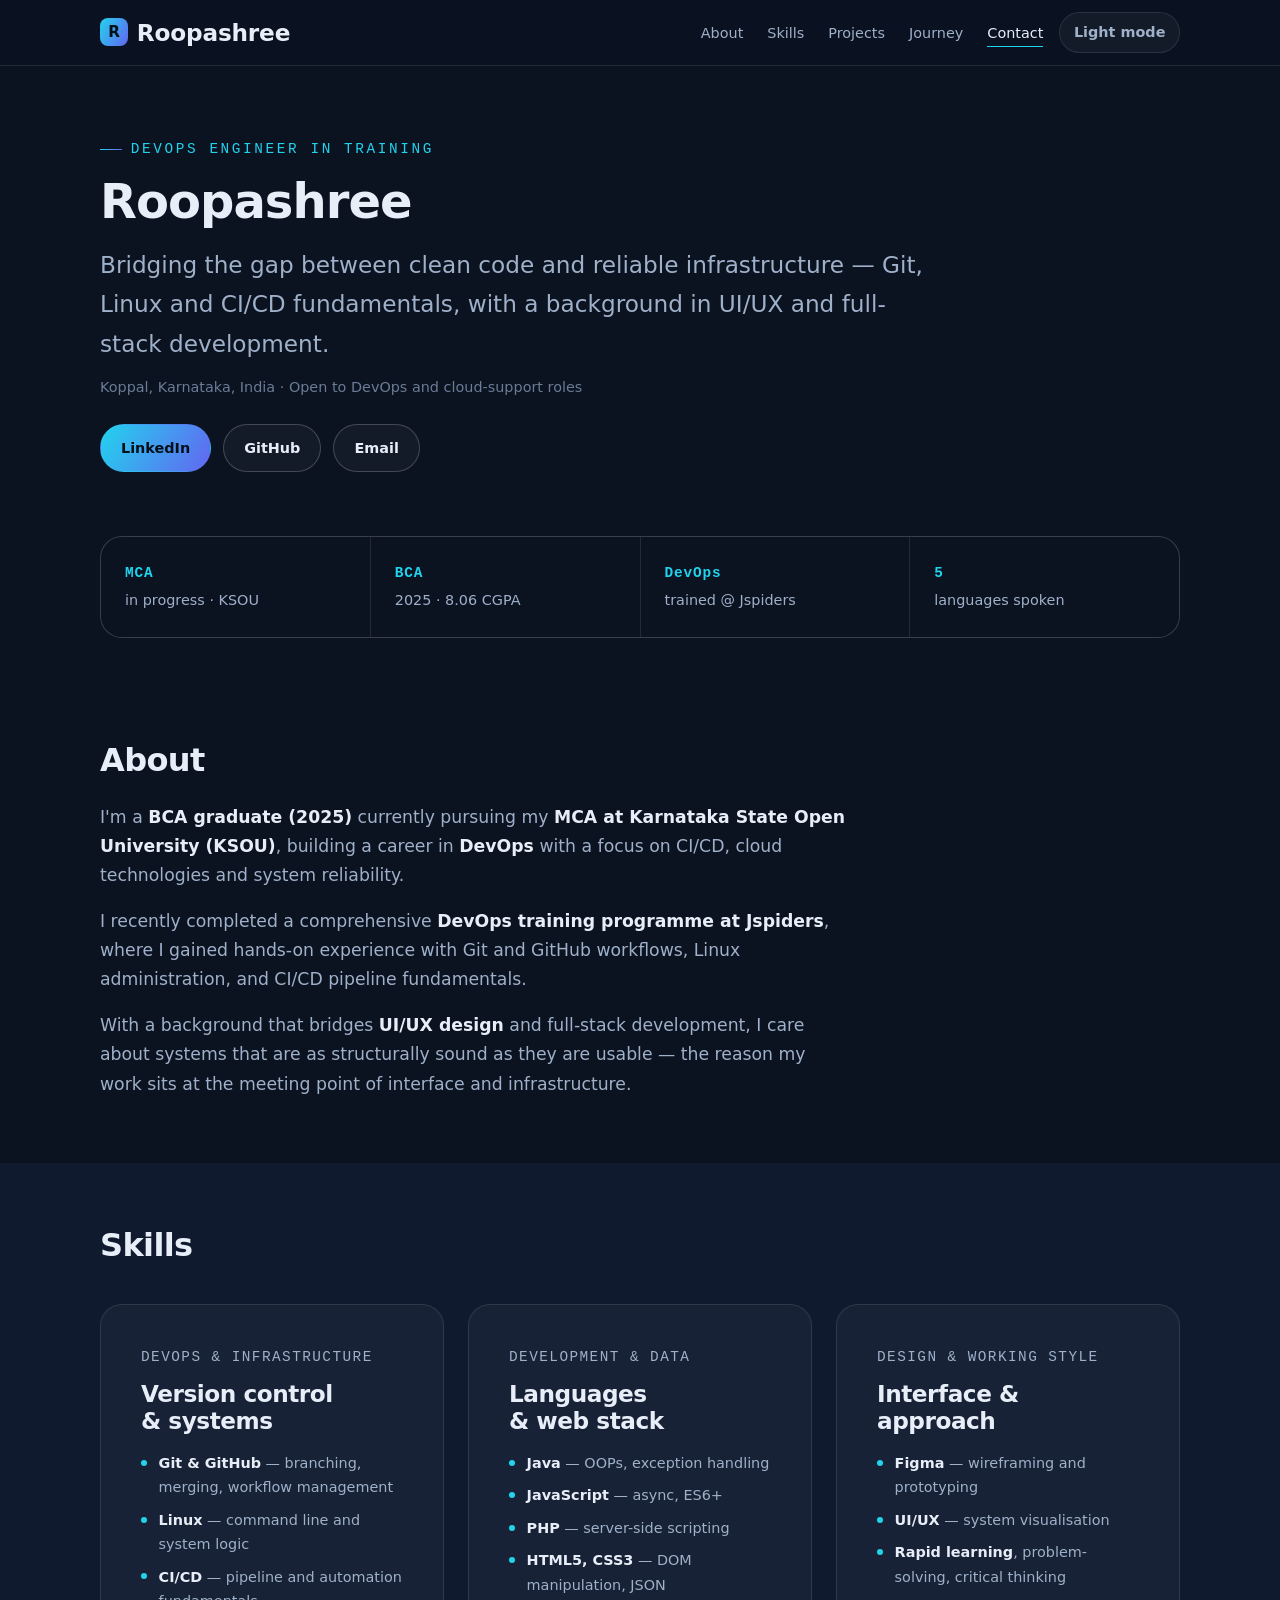
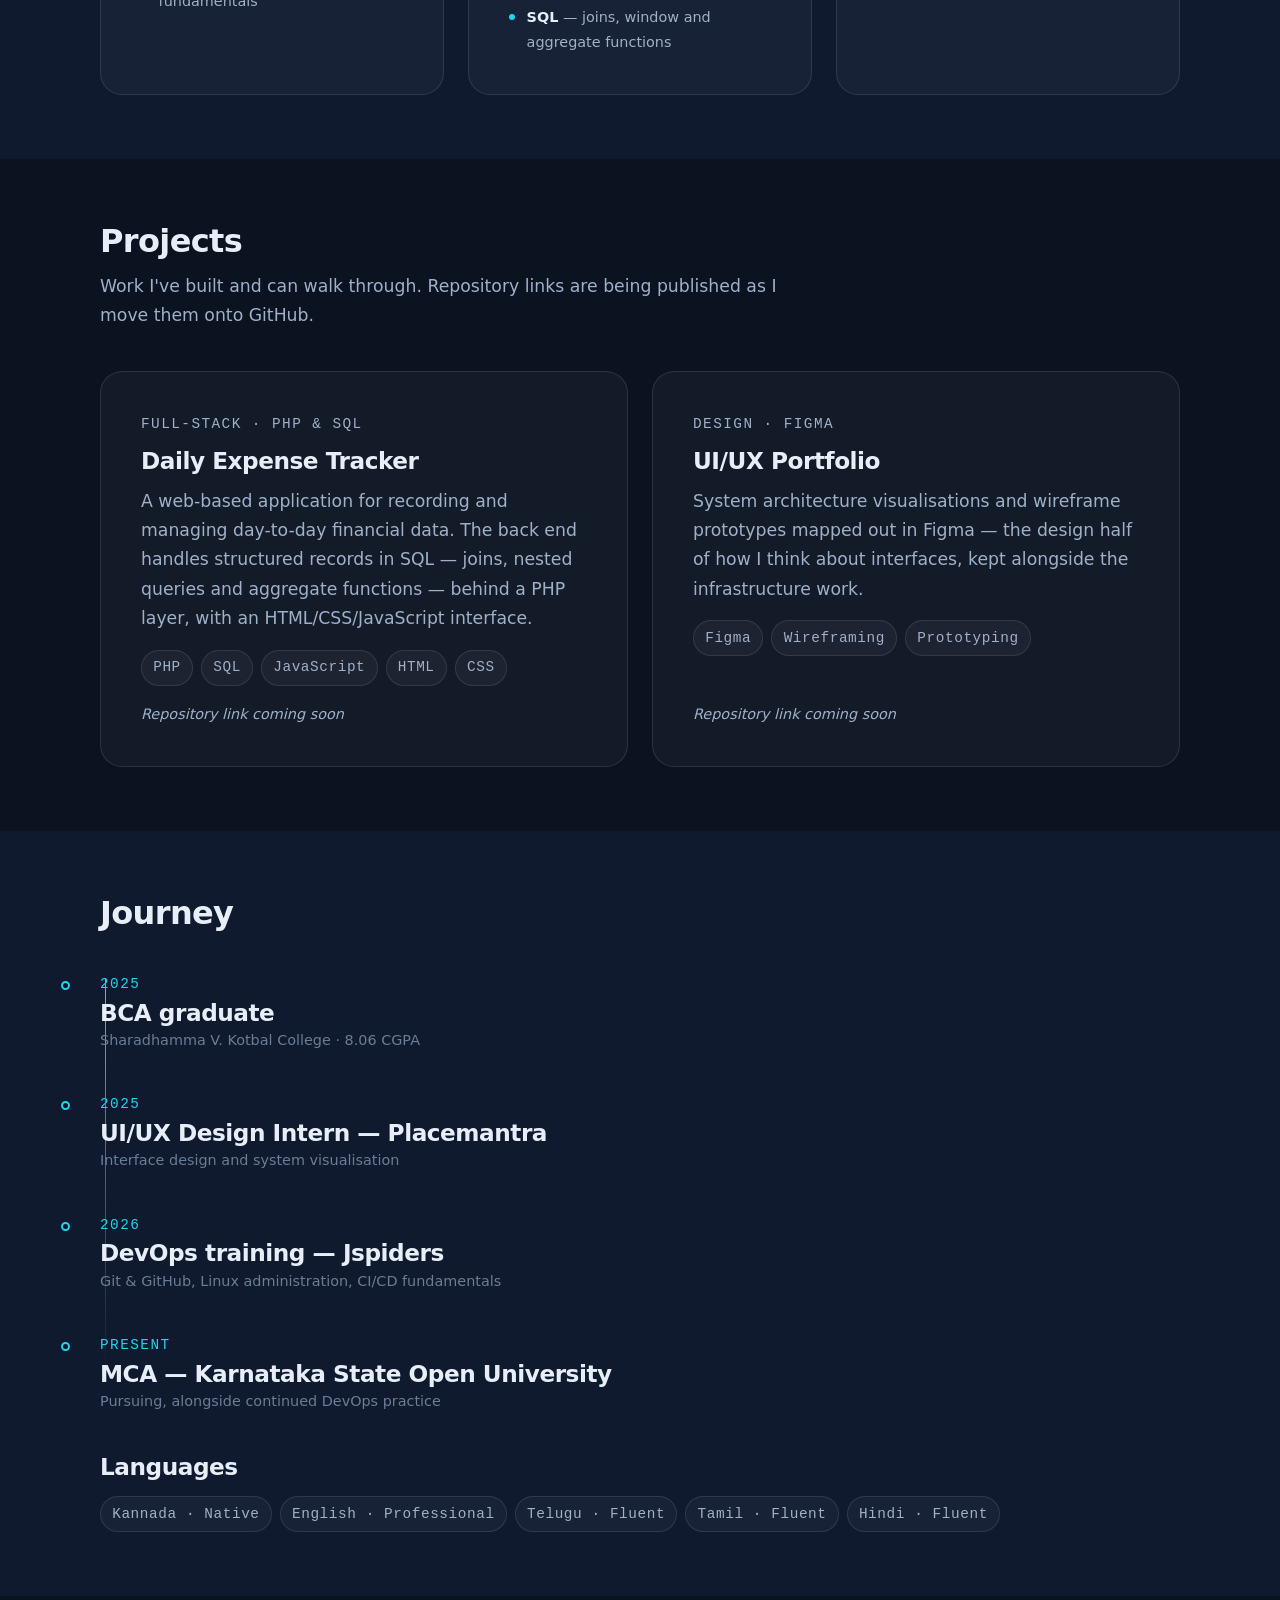
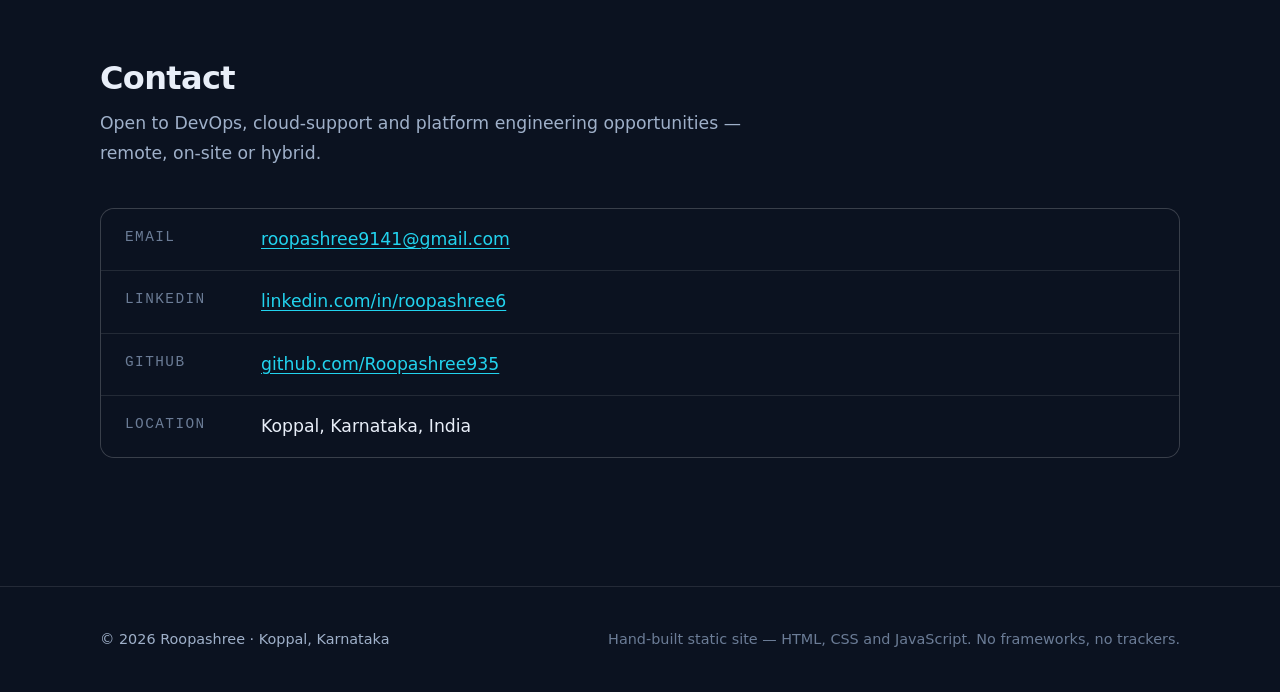
<file: index.html>
<!DOCTYPE html>
<html lang="en" data-theme="dark">
<head>
  <meta charset="utf-8">
  <meta name="viewport" content="width=device-width, initial-scale=1">
  <title>Roopashree — DevOps Engineer in Training</title>
  <meta name="description" content="Roopashree — DevOps engineer in training. MCA @ KSOU, DevOps trained @ Jspiders. Git, Linux, CI/CD fundamentals, plus a UI/UX and full-stack background.">
  <link rel="canonical" href="https://roopashree935.github.io/Profile/">
  <meta name="theme-color" content="#0b1220">
  <meta name="color-scheme" content="dark light">

  <script>
    /* Runs before first paint: flag that JavaScript is available (the mobile nav
       is progressively enhanced on it) and apply any saved colour theme, so
       there is no flash of the wrong theme. */
    document.documentElement.classList.add('js');
    try {
      var t = localStorage.getItem('rs-theme');
      if (t === 'light' || t === 'dark') document.documentElement.dataset.theme = t;
    } catch (e) { /* private mode / storage blocked — fall back to the default */ }
  </script>

  <meta property="og:type" content="website">
  <meta property="og:title" content="Roopashree — DevOps Engineer in Training">
  <meta property="og:description" content="Git, Linux, CI/CD fundamentals. MCA @ KSOU · DevOps trained @ Jspiders · ex-UI/UX intern.">
  <meta property="og:url" content="https://roopashree935.github.io/Profile/">
  <meta name="twitter:card" content="summary_large_image">

  <link rel="icon" href="data:image/svg+xml,%3Csvg xmlns='http://www.w3.org/2000/svg' viewBox='0 0 32 32'%3E%3Crect width='32' height='32' rx='7' fill='%230e7490'/%3E%3Ctext x='16' y='22' font-family='system-ui,sans-serif' font-size='16' font-weight='700' fill='%23fff' text-anchor='middle'%3ER%3C/text%3E%3C/svg%3E">

  <script type="application/ld+json">
  {
    "@context": "https://schema.org",
    "@type": "Person",
    "name": "Roopashree",
    "url": "https://roopashree935.github.io/Profile/",
    "jobTitle": "DevOps Engineer in Training",
    "email": "mailto:roopashree9141@gmail.com",
    "address": { "@type": "PostalAddress", "addressLocality": "Koppal", "addressRegion": "Karnataka", "addressCountry": "IN" },
    "sameAs": [
      "https://github.com/Roopashree935",
      "https://www.linkedin.com/in/roopashree6"
    ],
    "knowsLanguage": ["English", "Kannada", "Telugu", "Tamil", "Hindi"],
    "knowsAbout": ["DevOps", "CI/CD", "Git", "Linux", "JavaScript", "PHP", "SQL", "UI/UX Design"]
  }
  </script>

  <link rel="stylesheet" href="assets/css/style.css">
</head>
<body>
  <a class="skip-link" href="#main">Skip to content</a>

  <header class="site-header">
    <nav class="nav container" aria-label="Primary">
      <a class="brand" href="#top">
        <span class="brand__mark" aria-hidden="true">R</span>
        <span class="brand__name">Roopashree</span>
      </a>
      <button class="nav__toggle" type="button" aria-expanded="false" aria-controls="nav-menu" aria-label="Toggle navigation">
        <span aria-hidden="true">Menu</span>
      </button>
      <ul class="nav__list" id="nav-menu">
        <li><a href="#about">About</a></li>
        <li><a href="#skills">Skills</a></li>
        <li><a href="#projects">Projects</a></li>
        <li><a href="#journey">Journey</a></li>
        <li><a href="#contact">Contact</a></li>
      </ul>
      <button class="theme-toggle" type="button" data-theme-toggle aria-label="Switch to light theme">Light mode</button>
    </nav>
  </header>

  <main id="main">

    <!-- ── Hero ───────────────────────────────────────────────────── -->
    <section class="hero" id="top">
      <div class="container">
        <p class="eyebrow">DevOps Engineer in Training</p>
        <h1>Roopashree</h1>
        <p class="lead">
          Bridging the gap between clean code and reliable infrastructure —
          Git, Linux and CI/CD fundamentals, with a background in UI/UX and full-stack development.
        </p>
        <p class="hero__meta">Koppal, Karnataka, India · Open to DevOps and cloud-support roles</p>
        <p class="hero__actions">
          <a class="btn btn--primary" href="https://www.linkedin.com/in/roopashree6" target="_blank" rel="noopener">LinkedIn</a>
          <a class="btn" href="https://github.com/Roopashree935" target="_blank" rel="noopener">GitHub</a>
          <a class="btn" href="mailto:roopashree9141@gmail.com">Email</a>
        </p>

        <dl class="stats">
          <div><dt>MCA</dt><dd>in progress · KSOU</dd></div>
          <div><dt>BCA</dt><dd>2025 · 8.06 CGPA</dd></div>
          <div><dt>DevOps</dt><dd>trained @ Jspiders</dd></div>
          <div><dt>5</dt><dd>languages spoken</dd></div>
        </dl>
      </div>
    </section>

    <!-- ── About ──────────────────────────────────────────────────── -->
    <section class="section" id="about" aria-labelledby="about-title">
      <div class="container">
        <h2 id="about-title">About</h2>
        <div class="prose">
          <p>
            I'm a <strong>BCA graduate (2025)</strong> currently pursuing my <strong>MCA at Karnataka State Open
            University (KSOU)</strong>, building a career in <strong>DevOps</strong> with a focus on CI/CD,
            cloud technologies and system reliability.
          </p>
          <p>
            I recently completed a comprehensive <strong>DevOps training programme at Jspiders</strong>, where I
            gained hands-on experience with Git and GitHub workflows, Linux administration, and CI/CD pipeline
            fundamentals.
          </p>
          <p>
            With a background that bridges <strong>UI/UX design</strong> and full-stack development, I care about
            systems that are as structurally sound as they are usable — the reason my work sits at the meeting
            point of interface and infrastructure.
          </p>
        </div>
      </div>
    </section>

    <!-- ── Skills ─────────────────────────────────────────────────── -->
    <section class="section section--alt" id="skills" aria-labelledby="skills-title">
      <div class="container">
        <h2 id="skills-title">Skills</h2>
        <div class="grid grid--3">

          <article class="card">
            <p class="card__meta">DevOps &amp; Infrastructure</p>
            <h3>Version control &amp; systems</h3>
            <ul class="ticks">
              <li><strong>Git &amp; GitHub</strong> — branching, merging, workflow management</li>
              <li><strong>Linux</strong> — command line and system logic</li>
              <li><strong>CI/CD</strong> — pipeline and automation fundamentals</li>
            </ul>
          </article>

          <article class="card">
            <p class="card__meta">Development &amp; Data</p>
            <h3>Languages &amp; web stack</h3>
            <ul class="ticks">
              <li><strong>Java</strong> — OOPs, exception handling</li>
              <li><strong>JavaScript</strong> — async, ES6+</li>
              <li><strong>PHP</strong> — server-side scripting</li>
              <li><strong>HTML5, CSS3</strong> — DOM manipulation, JSON</li>
              <li><strong>SQL</strong> — joins, window and aggregate functions</li>
            </ul>
          </article>

          <article class="card">
            <p class="card__meta">Design &amp; Working style</p>
            <h3>Interface &amp; approach</h3>
            <ul class="ticks">
              <li><strong>Figma</strong> — wireframing and prototyping</li>
              <li><strong>UI/UX</strong> — system visualisation</li>
              <li><strong>Rapid learning</strong>, problem-solving, critical thinking</li>
            </ul>
          </article>

        </div>
      </div>
    </section>

    <!-- ── Projects ───────────────────────────────────────────────── -->
    <section class="section" id="projects" aria-labelledby="projects-title">
      <div class="container">
        <h2 id="projects-title">Projects</h2>
        <p class="section__intro">
          Work I've built and can walk through. Repository links are being published as I move them onto GitHub.
        </p>

        <div class="grid grid--2">

          <article class="card card--project">
            <p class="card__meta">Full-stack · PHP &amp; SQL</p>
            <h3>Daily Expense Tracker</h3>
            <p>
              A web-based application for recording and managing day-to-day financial data. The back end handles
              structured records in SQL — joins, nested queries and aggregate functions — behind a PHP layer, with
              an HTML/CSS/JavaScript interface.
            </p>
            <ul class="pills">
              <li class="pill">PHP</li><li class="pill">SQL</li><li class="pill">JavaScript</li>
              <li class="pill">HTML</li><li class="pill">CSS</li>
            </ul>
            <p class="card__note">Repository link coming soon</p>
          </article>

          <article class="card card--project">
            <p class="card__meta">Design · Figma</p>
            <h3>UI/UX Portfolio</h3>
            <p>
              System architecture visualisations and wireframe prototypes mapped out in Figma — the design half of
              how I think about interfaces, kept alongside the infrastructure work.
            </p>
            <ul class="pills">
              <li class="pill">Figma</li><li class="pill">Wireframing</li><li class="pill">Prototyping</li>
            </ul>
            <p class="card__note">Repository link coming soon</p>
          </article>

        </div>
      </div>
    </section>

    <!-- ── Journey ────────────────────────────────────────────────── -->
    <section class="section section--alt" id="journey" aria-labelledby="journey-title">
      <div class="container">
        <h2 id="journey-title">Journey</h2>

        <ol class="timeline">
          <li>
            <p class="timeline__when">2025</p>
            <h3>BCA graduate</h3>
            <p class="timeline__where">Sharadhamma V. Kotbal College · 8.06 CGPA</p>
          </li>
          <li>
            <p class="timeline__when">2025</p>
            <h3>UI/UX Design Intern — Placemantra</h3>
            <p class="timeline__where">Interface design and system visualisation</p>
          </li>
          <li>
            <p class="timeline__when">2026</p>
            <h3>DevOps training — Jspiders</h3>
            <p class="timeline__where">Git &amp; GitHub, Linux administration, CI/CD fundamentals</p>
          </li>
          <li>
            <p class="timeline__when">Present</p>
            <h3>MCA — Karnataka State Open University</h3>
            <p class="timeline__where">Pursuing, alongside continued DevOps practice</p>
          </li>
        </ol>

        <h3 class="subhead">Languages</h3>
        <ul class="pills">
          <li class="pill">Kannada · Native</li>
          <li class="pill">English · Professional</li>
          <li class="pill">Telugu · Fluent</li>
          <li class="pill">Tamil · Fluent</li>
          <li class="pill">Hindi · Fluent</li>
        </ul>
      </div>
    </section>

    <!-- ── Contact ────────────────────────────────────────────────── -->
    <section class="section" id="contact" aria-labelledby="contact-title">
      <div class="container">
        <h2 id="contact-title">Contact</h2>
        <p class="section__intro">
          Open to DevOps, cloud-support and platform engineering opportunities — remote, on-site or hybrid.
        </p>
        <ul class="contact">
          <li>
            <span class="contact__label">Email</span>
            <a href="mailto:roopashree9141@gmail.com">roopashree9141@gmail.com</a>
          </li>
          <li>
            <span class="contact__label">LinkedIn</span>
            <a href="https://www.linkedin.com/in/roopashree6" target="_blank" rel="noopener">linkedin.com/in/roopashree6</a>
          </li>
          <li>
            <span class="contact__label">GitHub</span>
            <a href="https://github.com/Roopashree935" target="_blank" rel="noopener">github.com/Roopashree935</a>
          </li>
          <li>
            <span class="contact__label">Location</span>
            <span>Koppal, Karnataka, India</span>
          </li>
        </ul>
      </div>
    </section>

  </main>

  <footer class="site-footer">
    <div class="container site-footer__inner">
      <p>© <span id="year">2026</span> Roopashree · Koppal, Karnataka</p>
      <p class="site-footer__note">Hand-built static site — HTML, CSS and JavaScript. No frameworks, no trackers.</p>
    </div>
  </footer>

  <script src="assets/js/main.js"></script>
</body>
</html>
</file>
<file: assets/css/style.css>
/* ==========================================================================
   Roopashree — portfolio
   Hand-written CSS. No frameworks, no external requests.
   Dark is the default; [data-theme="light"] overrides every token.
   ========================================================================== */

/* ---- Tokens: dark (default) ---------------------------------------------- */
:root {
  color-scheme: dark;

  --bg:        #0b1220;
  --bg-alt:    #0f1a2e;
  --surface:   rgba(255, 255, 255, .04);
  --surface-2: rgba(255, 255, 255, .07);

  --ink:   #e8eef8;
  --muted: #9fb0c9;
  --faint: #6b7c96;

  --accent:    #22d3ee;
  --accent-2:  #6366f1;
  --on-accent: #001018;

  --line:        rgba(255, 255, 255, .10);
  --line-strong: rgba(255, 255, 255, .20);

  --grad: linear-gradient(120deg, #22d3ee 0%, #6366f1 100%);

  --font-body: ui-sans-serif, system-ui, -apple-system, "Segoe UI", Roboto, Helvetica, Arial, sans-serif;
  --font-mono: ui-monospace, SFMono-Regular, Menlo, Consolas, "Liberation Mono", monospace;

  --step--1: clamp(.82rem, .79rem + .16vw, .9rem);
  --step-0:  clamp(1rem, .96rem + .2vw, 1.08rem);
  --step-1:  clamp(1.2rem, 1.1rem + .5vw, 1.45rem);
  --step-2:  clamp(1.5rem, 1.3rem + .9vw, 2rem);
  --step-3:  clamp(2rem, 1.6rem + 1.8vw, 3rem);

  --space-xs: .5rem;
  --space-s:  .75rem;
  --space-m:  1rem;
  --space-l:  1.5rem;
  --space-xl: 2.5rem;
  --space-2xl: 4rem;

  --radius-s: 8px;
  --radius:   14px;
  --radius-l: 22px;
  --container: 1080px;
  --transition: 200ms cubic-bezier(.4, 0, .2, 1);
}

/* ---- Tokens: light ------------------------------------------------------- */
[data-theme="light"] {
  color-scheme: light;

  --bg:        #f7f9fc;
  --bg-alt:    #eef2f8;
  --surface:   #ffffff;
  --surface-2: #f1f5fa;

  --ink:   #0b1220;
  --muted: #566a86;
  --faint: #7b8ba3;

  --accent:    #0e7490;
  --accent-2:  #4f46e5;
  --on-accent: #ffffff;

  --line:        rgba(11, 18, 32, .12);
  --line-strong: rgba(11, 18, 32, .24);

  --grad: linear-gradient(120deg, #0891b2 0%, #4f46e5 100%);
}

/* ---- Reset --------------------------------------------------------------- */
*, *::before, *::after { box-sizing: border-box; }
* { margin: 0; }
html { -webkit-text-size-adjust: 100%; scroll-behavior: smooth; scroll-padding-top: 5rem; }
img, svg { display: block; max-width: 100%; }
button { font: inherit; color: inherit; }
ul[class], ol[class] { list-style: none; padding: 0; }

/* ---- Base ---------------------------------------------------------------- */
body {
  font-family: var(--font-body);
  font-size: var(--step-0);
  line-height: 1.7;
  color: var(--ink);
  background: var(--bg);
  min-height: 100dvh;
  -webkit-font-smoothing: antialiased;
  transition: background-color var(--transition), color var(--transition);
}

h1, h2, h3 {
  line-height: 1.15;
  letter-spacing: -.02em;
  text-wrap: balance;
  font-weight: 700;
}
h1 { font-size: var(--step-3); }
h2 { font-size: var(--step-2); }
h3 { font-size: var(--step-1); font-weight: 600; }
p { text-wrap: pretty; }
strong { color: var(--ink); font-weight: 650; }

a { color: var(--accent); text-underline-offset: 3px; }
a:hover { text-decoration: underline; }

:focus-visible {
  outline: 2px solid var(--accent);
  outline-offset: 3px;
  border-radius: var(--radius-s);
}

.skip-link {
  position: absolute; left: -9999px; top: 0; z-index: 200;
  padding: var(--space-s) var(--space-m);
  background: var(--accent); color: var(--on-accent);
  font-weight: 600; border-radius: 0 0 var(--radius-s) 0;
}
.skip-link:focus { left: 0; }

/* ---- Layout -------------------------------------------------------------- */
.container { width: min(100% - 2.5rem, var(--container)); margin-inline: auto; }
.section { padding-block: var(--space-2xl); }
.section--alt { background: var(--bg-alt); }
.section__intro { color: var(--muted); max-width: 62ch; margin-top: var(--space-s); }
.subhead { margin-top: var(--space-xl); margin-bottom: var(--space-s); }
.prose { max-width: 68ch; margin-top: var(--space-l); display: grid; gap: var(--space-m); }
.prose p { color: var(--muted); }

/* ---- Header / nav -------------------------------------------------------- */
.site-header {
  position: sticky; top: 0; z-index: 50;
  border-bottom: 1px solid var(--line);
  background: color-mix(in srgb, var(--bg) 85%, transparent);
  backdrop-filter: blur(12px) saturate(140%);
}
.nav { display: flex; align-items: center; gap: var(--space-m); padding-block: var(--space-s); position: relative; }
.brand {
  display: inline-flex; align-items: center; gap: .55rem;
  font-weight: 700; text-decoration: none; color: var(--ink); letter-spacing: -.01em;
}
.brand:hover { text-decoration: none; }
.brand__mark {
  width: 28px; height: 28px; flex: none;
  display: grid; place-items: center;
  border-radius: 8px; background: var(--grad); color: var(--on-accent);
  font-size: .95rem; font-weight: 800;
}
.brand__name { font-size: var(--step-1); }

.nav__list { display: flex; gap: var(--space-l); margin-inline-start: auto; }
.nav__list a {
  color: var(--muted); text-decoration: none; font-size: var(--step--1); font-weight: 500;
  padding-block: .35rem; border-bottom: 1.5px solid transparent;
  transition: color var(--transition), border-color var(--transition);
}
.nav__list a:hover, .nav__list a[aria-current="true"] { color: var(--ink); border-bottom-color: var(--accent); text-decoration: none; }

.nav__toggle {
  display: none;
  padding: .45rem .85rem; font-size: var(--step--1); font-weight: 600;
  border: 1px solid var(--line); border-radius: 999px;
  background: var(--surface); color: var(--muted); cursor: pointer;
}

.theme-toggle {
  padding: .45rem .85rem; flex: none;
  border: 1px solid var(--line); border-radius: 999px;
  background: var(--surface); color: var(--muted);
  font-size: var(--step--1); font-weight: 600; white-space: nowrap; cursor: pointer;
  transition: color var(--transition), border-color var(--transition);
}
.theme-toggle:hover { color: var(--accent); border-color: var(--accent); }

/* The mobile menu is progressively enhanced: `html.js` is added by an inline
   script in <head>. Without JavaScript the list simply stays visible and wraps,
   so navigation is never trapped behind a toggle that cannot open. */
@media (max-width: 820px) {
  html.js .nav__toggle { display: inline-block; margin-inline-start: auto; }
  .nav__list {
    position: absolute; inset-inline: 0; top: calc(100% + 1px);
    flex-direction: column; flex-wrap: wrap; gap: var(--space-s);
    margin-inline-start: 0; padding: var(--space-l);
    background: var(--bg-alt);
    border: 1px solid var(--line); border-radius: 0 0 var(--radius) var(--radius);
    box-shadow: 0 24px 48px -30px rgba(0, 0, 0, .8);
  }
  html.js .nav__list { display: none; }
  html.js .nav__list[data-open="true"] { display: flex; }
  .nav__list a { border-bottom: 0; padding-block: .5rem; }
}

/* ---- Hero ---------------------------------------------------------------- */
.hero { padding-block: var(--space-2xl) var(--space-xl); }
.hero h1 { margin-block: var(--space-s) var(--space-m); }
.eyebrow {
  display: inline-flex; align-items: center; gap: .55rem;
  font-family: var(--font-mono); font-size: var(--step--1);
  letter-spacing: .18em; text-transform: uppercase; color: var(--accent);
}
.eyebrow::before { content: ""; width: 22px; height: 1px; background: var(--grad); }
.lead { font-size: var(--step-1); color: var(--muted); max-width: 60ch; }
.hero__meta { color: var(--faint); font-size: var(--step--1); margin-top: var(--space-s); }
.hero__actions { display: flex; flex-wrap: wrap; gap: var(--space-s); margin-top: var(--space-l); }

.btn {
  display: inline-flex; align-items: center; justify-content: center; gap: .5rem;
  padding: .7rem 1.25rem; min-height: 44px;
  border: 1px solid var(--line-strong); border-radius: 999px;
  background: var(--surface); color: var(--ink);
  font-weight: 600; font-size: var(--step--1); text-decoration: none; cursor: pointer;
  transition: transform var(--transition), border-color var(--transition), color var(--transition), background var(--transition);
}
.btn:hover { transform: translateY(-2px); border-color: var(--accent); color: var(--accent); text-decoration: none; }
.btn--primary { background: var(--grad); border-color: transparent; color: var(--on-accent); }
.btn--primary:hover { color: var(--on-accent); filter: brightness(1.06); }

.stats {
  display: grid; grid-template-columns: repeat(auto-fit, minmax(160px, 1fr));
  gap: 1px; margin-top: var(--space-2xl);
  background: var(--line); border: 1px solid var(--line);
  border-radius: var(--radius-l); overflow: hidden;
}
.stats > div { padding: var(--space-l); background: var(--bg); }
.stats dt {
  font-family: var(--font-mono); font-size: var(--step--1); font-weight: 700;
  letter-spacing: .06em; color: var(--accent);
}
.stats dd { color: var(--muted); font-size: var(--step--1); margin-top: .15rem; }

/* ---- Cards & grids ------------------------------------------------------- */
.grid { display: grid; gap: var(--space-l); margin-top: var(--space-xl); }
.grid--2 { grid-template-columns: repeat(auto-fit, minmax(300px, 1fr)); }
.grid--3 { grid-template-columns: repeat(auto-fit, minmax(260px, 1fr)); }

.card {
  padding: var(--space-xl);
  border: 1px solid var(--line); border-radius: var(--radius-l);
  background: var(--surface);
}
.card h3 { margin-bottom: var(--space-s); }
.card p { color: var(--muted); }
.card__meta {
  font-family: var(--font-mono); font-size: var(--step--1);
  letter-spacing: .1em; text-transform: uppercase; color: var(--accent);
  margin-bottom: var(--space-s);
}
.card--project { display: flex; flex-direction: column; }
.card__note { margin-top: auto; padding-top: var(--space-m); font-size: var(--step--1); color: var(--faint); font-style: italic; }

.ticks { margin-top: var(--space-m); display: grid; gap: .5rem; }
.ticks li { position: relative; padding-inline-start: 1.1rem; color: var(--muted); font-size: var(--step--1); }
.ticks li::before {
  content: ""; position: absolute; inset-inline-start: 0; top: .62em;
  width: 6px; height: 6px; border-radius: 50%; background: var(--accent);
}

.pills { display: flex; flex-wrap: wrap; gap: var(--space-xs); margin-top: var(--space-m); }
.pill {
  font-family: var(--font-mono); font-size: var(--step--1);
  letter-spacing: .04em; color: var(--muted);
  padding: .3rem .7rem; border: 1px solid var(--line);
  border-radius: 999px; background: var(--surface);
}

/* ---- Timeline ------------------------------------------------------------ */
.timeline { position: relative; margin-top: var(--space-xl); padding-inline-start: var(--space-xl); }
.timeline::before {
  content: ""; position: absolute; inset-block: 6px; inset-inline-start: 5px;
  width: 1px; background: linear-gradient(to bottom, var(--accent), transparent 92%);
}
.timeline > li { position: relative; padding-bottom: var(--space-xl); }
.timeline > li:last-child { padding-bottom: 0; }
.timeline > li::before {
  content: ""; position: absolute; inset-inline-start: calc(-1 * var(--space-xl) + 1px); top: .55rem;
  width: 9px; height: 9px; border-radius: 50%;
  background: var(--bg); border: 2px solid var(--accent);
}
.timeline__when {
  font-family: var(--font-mono); font-size: var(--step--1);
  letter-spacing: .1em; text-transform: uppercase; color: var(--accent);
}
.timeline h3 { margin-block: .2rem .1rem; }
.timeline__where { color: var(--faint); font-size: var(--step--1); }

/* ---- Contact ------------------------------------------------------------- */
.contact { margin-top: var(--space-xl); display: grid; gap: 1px; background: var(--line); border: 1px solid var(--line); border-radius: var(--radius); overflow: hidden; }
.contact li { display: flex; flex-wrap: wrap; gap: var(--space-s) var(--space-l); padding: var(--space-m) var(--space-l); background: var(--bg); }
.contact__label {
  flex: 0 0 7rem; font-family: var(--font-mono); font-size: var(--step--1);
  letter-spacing: .1em; text-transform: uppercase; color: var(--faint);
}

/* ---- Footer -------------------------------------------------------------- */
.site-footer { margin-top: var(--space-2xl); padding-block: var(--space-xl); border-top: 1px solid var(--line); font-size: var(--step--1); color: var(--muted); }
.site-footer__inner { display: flex; flex-wrap: wrap; gap: var(--space-s); align-items: baseline; justify-content: space-between; }
.site-footer__note { color: var(--faint); }

/* ---- Motion -------------------------------------------------------------- */
@media (prefers-reduced-motion: reduce) {
  html { scroll-behavior: auto; }
  *, *::before, *::after { animation-duration: .001ms !important; transition-duration: .001ms !important; }
  .btn:hover { transform: none; }
}
</file>
